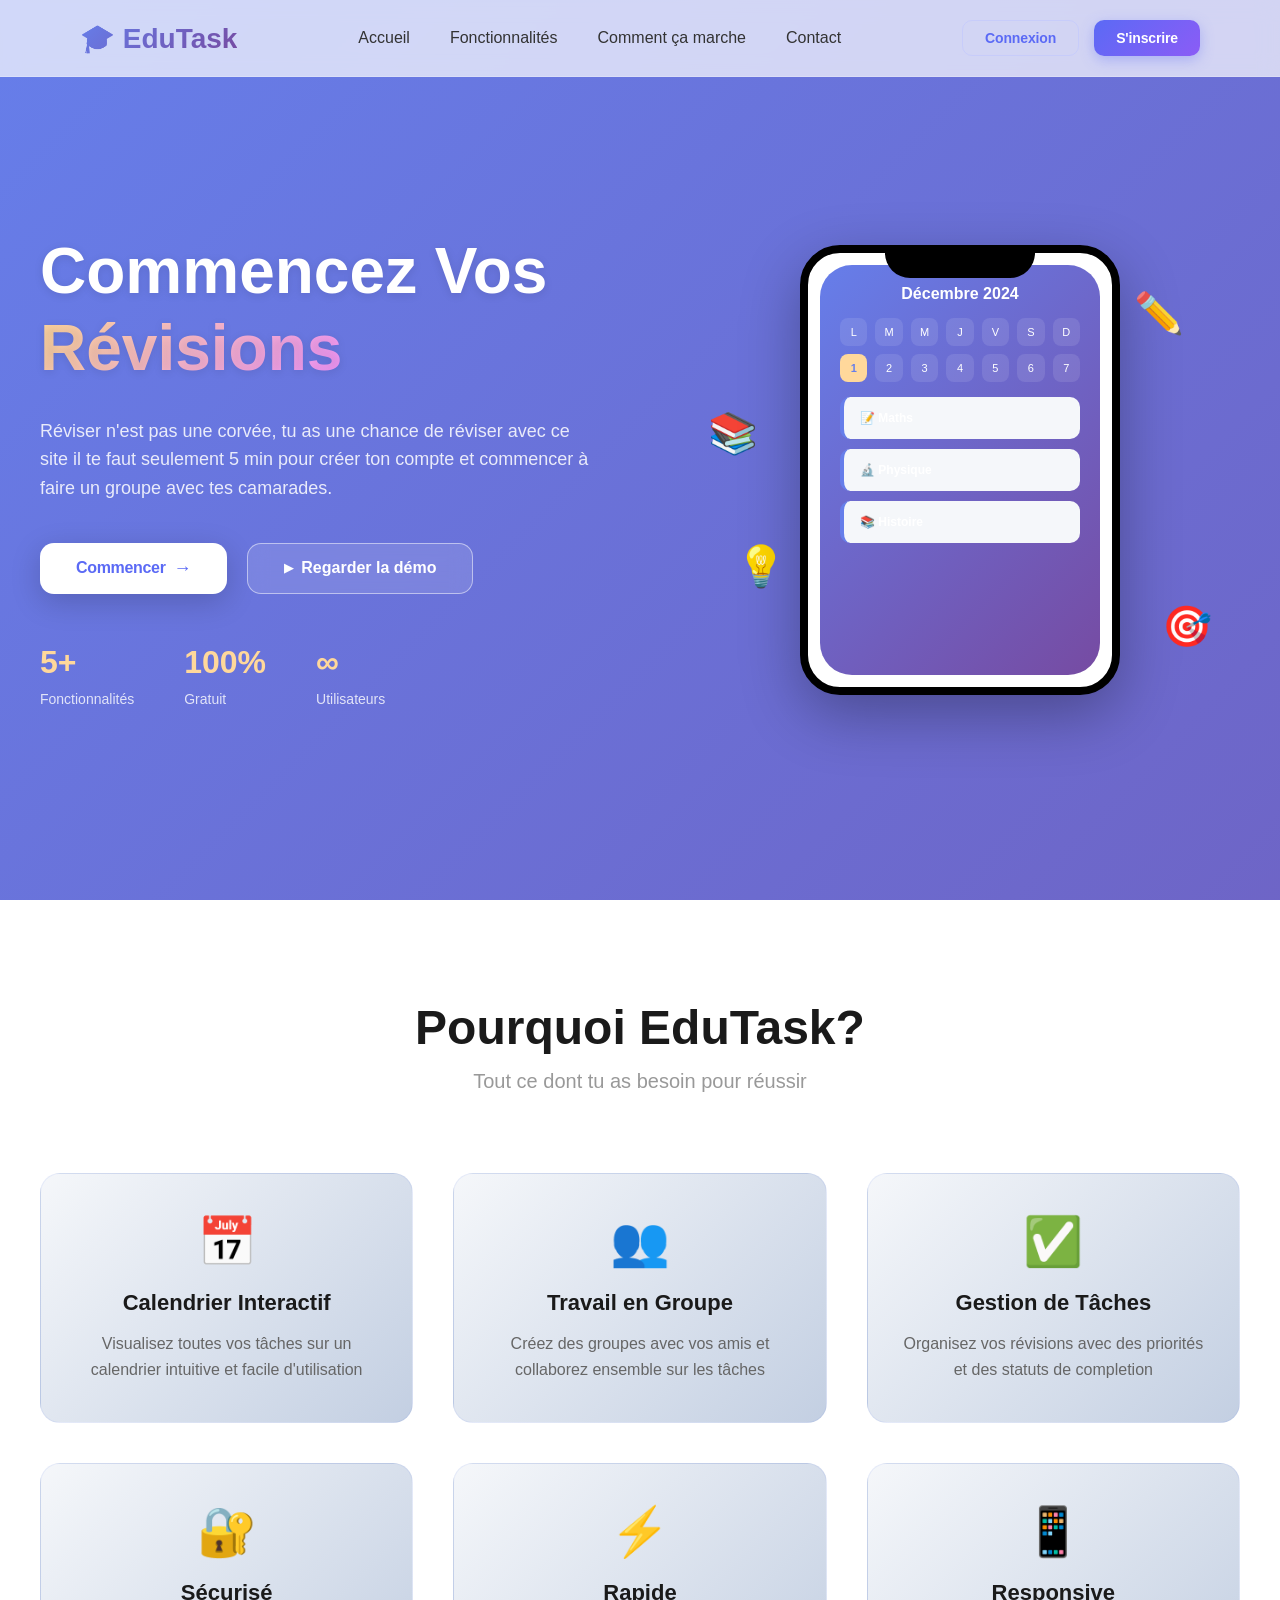
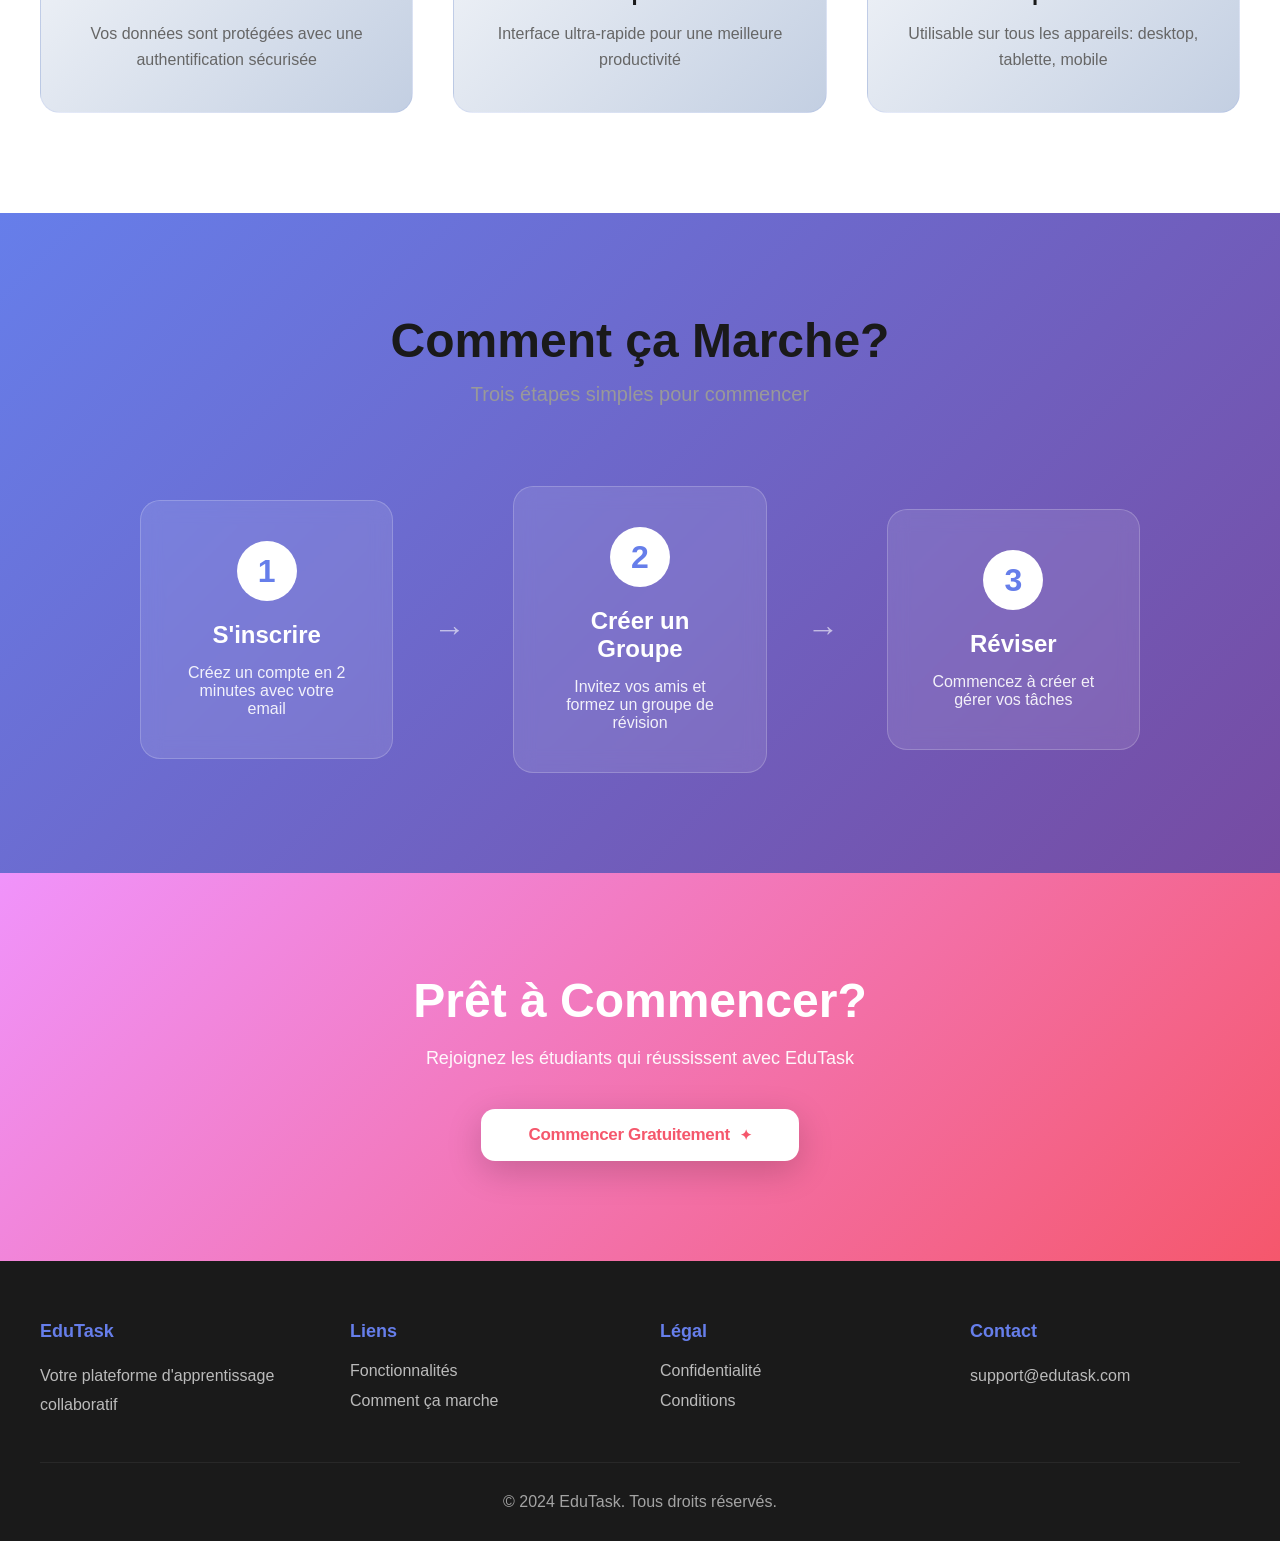
<file: index.html>
<!DOCTYPE html>
<html lang="fr">
<head>
    <meta charset="UTF-8">
    <meta name="viewport" content="width=device-width, initial-scale=1.0">
    <title>EduTask - Agenda Collaboratif</title>
    <link rel="stylesheet" href="styles.css">
</head>
<body>
    <!-- Navigation -->
    <nav class="navbar" id="navbar">
        <div class="navbar-container">
            <div class="navbar-brand">
                <h2>🎓 EduTask</h2>
            </div>
            <div class="navbar-menu">
                <a href="#landing-page">Accueil</a>
                <a href="#features">Fonctionnalités</a>
                <a href="#how-it-works">Comment ça marche</a>
                <a href="#contact">Contact</a>
            </div>
            <div class="navbar-buttons">
                <a href="login.html" class="btn-login">Connexion</a>
                <a href="register.html" class="btn-signup">S'inscrire</a>
            </div>
            <div class="hamburger" onclick="toggleMenu()">
                <span></span>
                <span></span>
                <span></span>
            </div>
        </div>
    </nav>

    <!-- Landing Page -->
    <div id="landing-page" class="page active">
        <!-- Hero Section -->
        <section class="hero">
            <div class="hero-content">
                <div class="hero-left">
                    <h1 class="hero-title">
                        Commencez Vos
                        <span class="gradient-text"> Révisions</span>
                    </h1>
                    <p class="hero-subtitle">
                        Réviser n'est pas une corvée, tu as une chance de réviser avec ce site il te faut seulement 5 min pour créer ton compte et commencer à faire un groupe avec tes camarades.
                    </p>
                    <div class="hero-buttons">
                        <a href="register.html" class="btn-primary-hero">Commencer</a>
                        <button class="btn-secondary-hero">Regarder la démo</button>
                    </div>
                    <div class="hero-stats">
                        <div class="stat">
                            <strong>5+</strong>
                            <span>Fonctionnalités</span>
                        </div>
                        <div class="stat">
                            <strong>100%</strong>
                            <span>Gratuit</span>
                        </div>
                        <div class="stat">
                            <strong>∞</strong>
                            <span>Utilisateurs</span>
                        </div>
                    </div>
                </div>
                <div class="hero-right">
                    <div class="ipad-frame">
                        <div class="ipad-screen">
                            <div class="calendar-preview">
                                <div class="cal-header">Décembre 2024</div>
                                <div class="cal-grid">
                                    <div class="cal-day">L</div>
                                    <div class="cal-day">M</div>
                                    <div class="cal-day">M</div>
                                    <div class="cal-day">J</div>
                                    <div class="cal-day">V</div>
                                    <div class="cal-day">S</div>
                                    <div class="cal-day">D</div>
                                    <div class="cal-date active">1</div>
                                    <div class="cal-date">2</div>
                                    <div class="cal-date">3</div>
                                    <div class="cal-date">4</div>
                                    <div class="cal-date">5</div>
                                    <div class="cal-date">6</div>
                                    <div class="cal-date">7</div>
                                </div>
                                <div class="tasks-preview">
                                    <div class="task-item">📝 Maths</div>
                                    <div class="task-item">🔬 Physique</div>
                                    <div class="task-item">📚 Histoire</div>
                                </div>
                            </div>
                        </div>
                    </div>
                    <div class="floating-elements">
                        <div class="float-element element-1">✏️</div>
                        <div class="float-element element-2">📚</div>
                        <div class="float-element element-3">🎯</div>
                        <div class="float-element element-4">💡</div>
                    </div>
                </div>
            </div>
        </section>

        <!-- Features Section -->
        <section id="features" class="features">
            <div class="section-header">
                <h2>Pourquoi EduTask?</h2>
                <p>Tout ce dont tu as besoin pour réussir</p>
            </div>
            <div class="features-grid">
                <div class="feature-card">
                    <div class="feature-icon">📅</div>
                    <h3>Calendrier Interactif</h3>
                    <p>Visualisez toutes vos tâches sur un calendrier intuitive et facile d'utilisation</p>
                </div>
                <div class="feature-card">
                    <div class="feature-icon">👥</div>
                    <h3>Travail en Groupe</h3>
                    <p>Créez des groupes avec vos amis et collaborez ensemble sur les tâches</p>
                </div>
                <div class="feature-card">
                    <div class="feature-icon">✅</div>
                    <h3>Gestion de Tâches</h3>
                    <p>Organisez vos révisions avec des priorités et des statuts de completion</p>
                </div>
                <div class="feature-card">
                    <div class="feature-icon">🔐</div>
                    <h3>Sécurisé</h3>
                    <p>Vos données sont protégées avec une authentification sécurisée</p>
                </div>
                <div class="feature-card">
                    <div class="feature-icon">⚡</div>
                    <h3>Rapide</h3>
                    <p>Interface ultra-rapide pour une meilleure productivité</p>
                </div>
                <div class="feature-card">
                    <div class="feature-icon">📱</div>
                    <h3>Responsive</h3>
                    <p>Utilisable sur tous les appareils: desktop, tablette, mobile</p>
                </div>
            </div>
        </section>

        <!-- How It Works -->
        <section id="how-it-works" class="how-it-works">
            <div class="section-header">
                <h2>Comment ça Marche?</h2>
                <p>Trois étapes simples pour commencer</p>
            </div>
            <div class="steps-container">
                <div class="step">
                    <div class="step-number">1</div>
                    <h3>S'inscrire</h3>
                    <p>Créez un compte en 2 minutes avec votre email</p>
                </div>
                <div class="step-arrow">→</div>
                <div class="step">
                    <div class="step-number">2</div>
                    <h3>Créer un Groupe</h3>
                    <p>Invitez vos amis et formez un groupe de révision</p>
                </div>
                <div class="step-arrow">→</div>
                <div class="step">
                    <div class="step-number">3</div>
                    <h3>Réviser</h3>
                    <p>Commencez à créer et gérer vos tâches</p>
                </div>
            </div>
        </section>

        <!-- CTA Section -->
        <section class="cta">
            <div class="cta-content">
                <h2>Prêt à Commencer?</h2>
                <p>Rejoignez les étudiants qui réussissent avec EduTask</p>
                <button class="btn-cta-large" onclick="window.location.href='register.html'">Commencer Gratuitement</button>
            </div>
        </section>

        <!-- Footer -->
        <footer class="footer">
            <div class="footer-content">
                <div class="footer-section">
                    <h4>EduTask</h4>
                    <p>Votre plateforme d'apprentissage collaboratif</p>
                </div>
                <div class="footer-section">
                    <h4>Liens</h4>
                    <ul>
                        <li><a href="#features">Fonctionnalités</a></li>
                        <li><a href="#how-it-works">Comment ça marche</a></li>
                    </ul>
                </div>
                <div class="footer-section">
                    <h4>Légal</h4>
                    <ul>
                        <li><a href="#">Confidentialité</a></li>
                        <li><a href="#">Conditions</a></li>
                    </ul>
                </div>
                <div class="footer-section">
                    <h4 id="contact">Contact</h4>
                    <p>support@edutask.com</p>
                </div>
            </div>
            <div class="footer-bottom">
                <p>&copy; 2024 EduTask. Tous droits réservés.</p>
            </div>
        </footer>
    </div>

    <script src="script.js"></script>
</body>
</html>
</file>
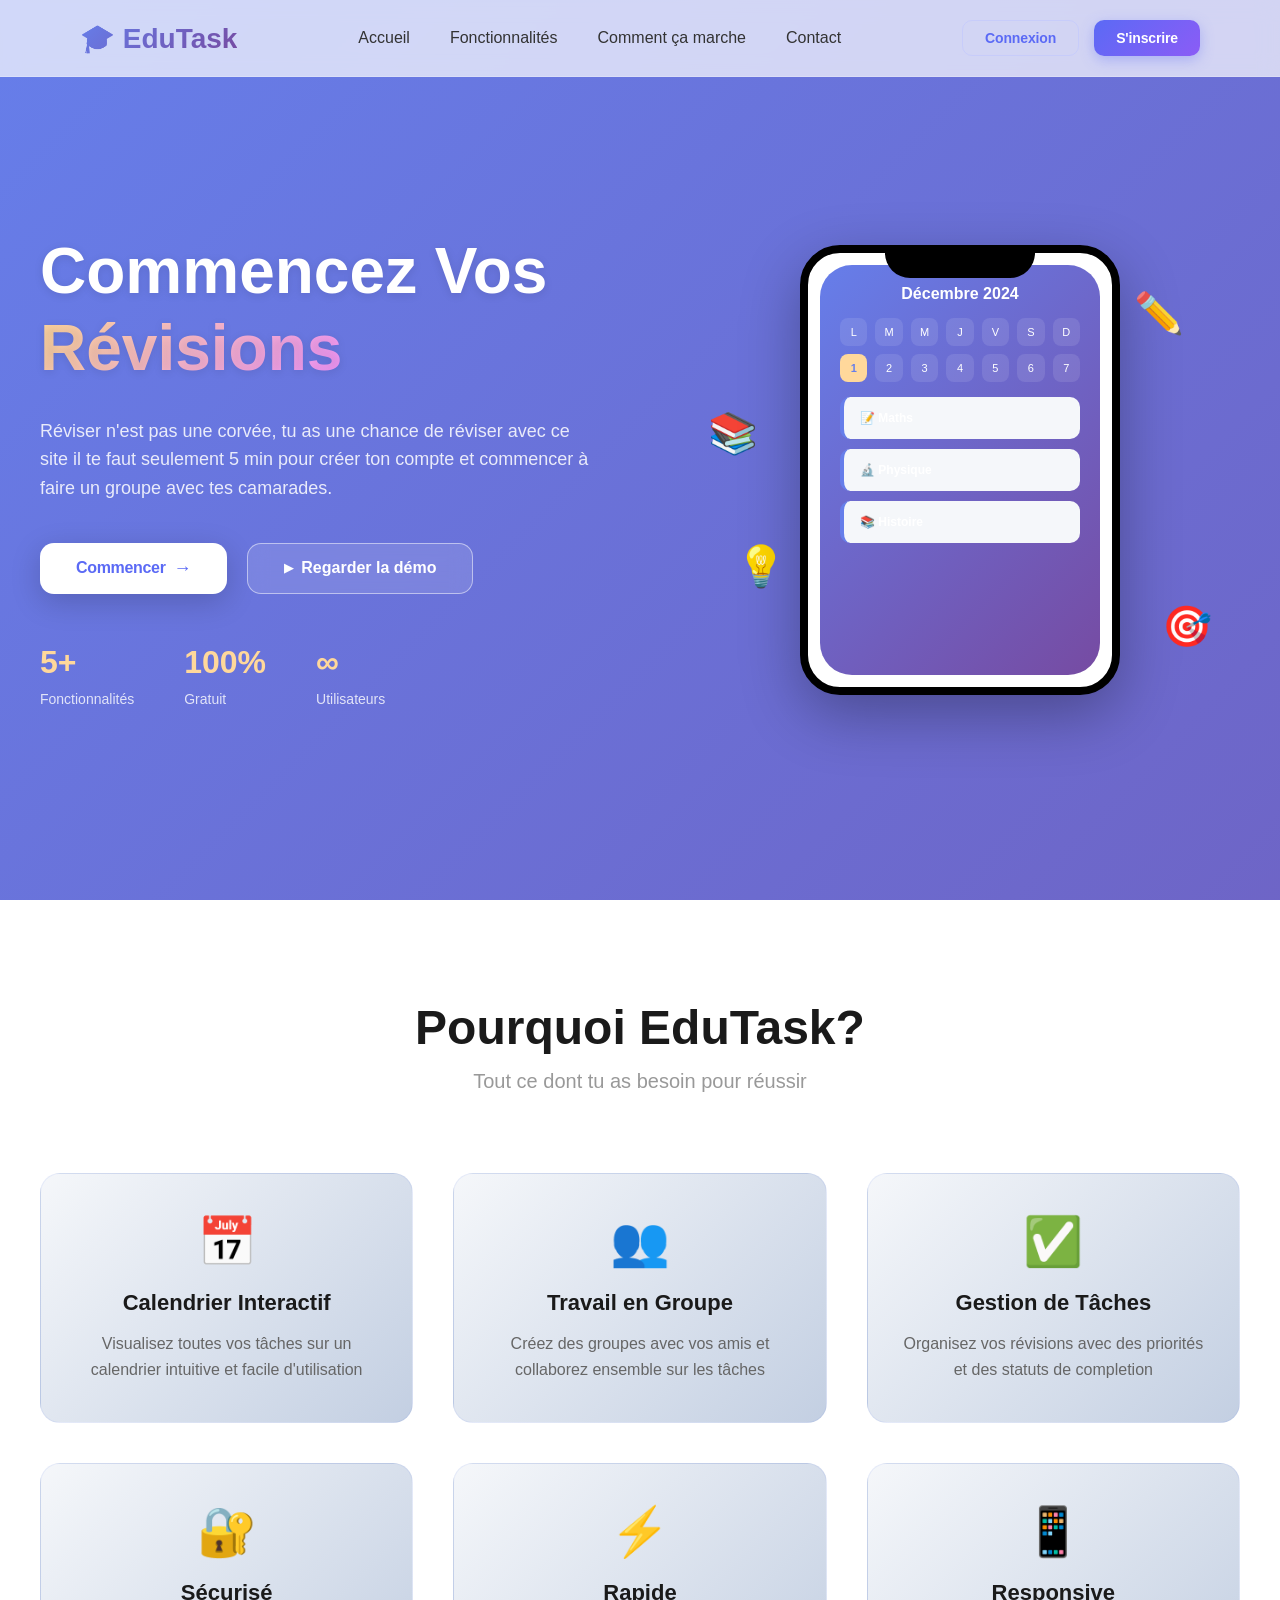
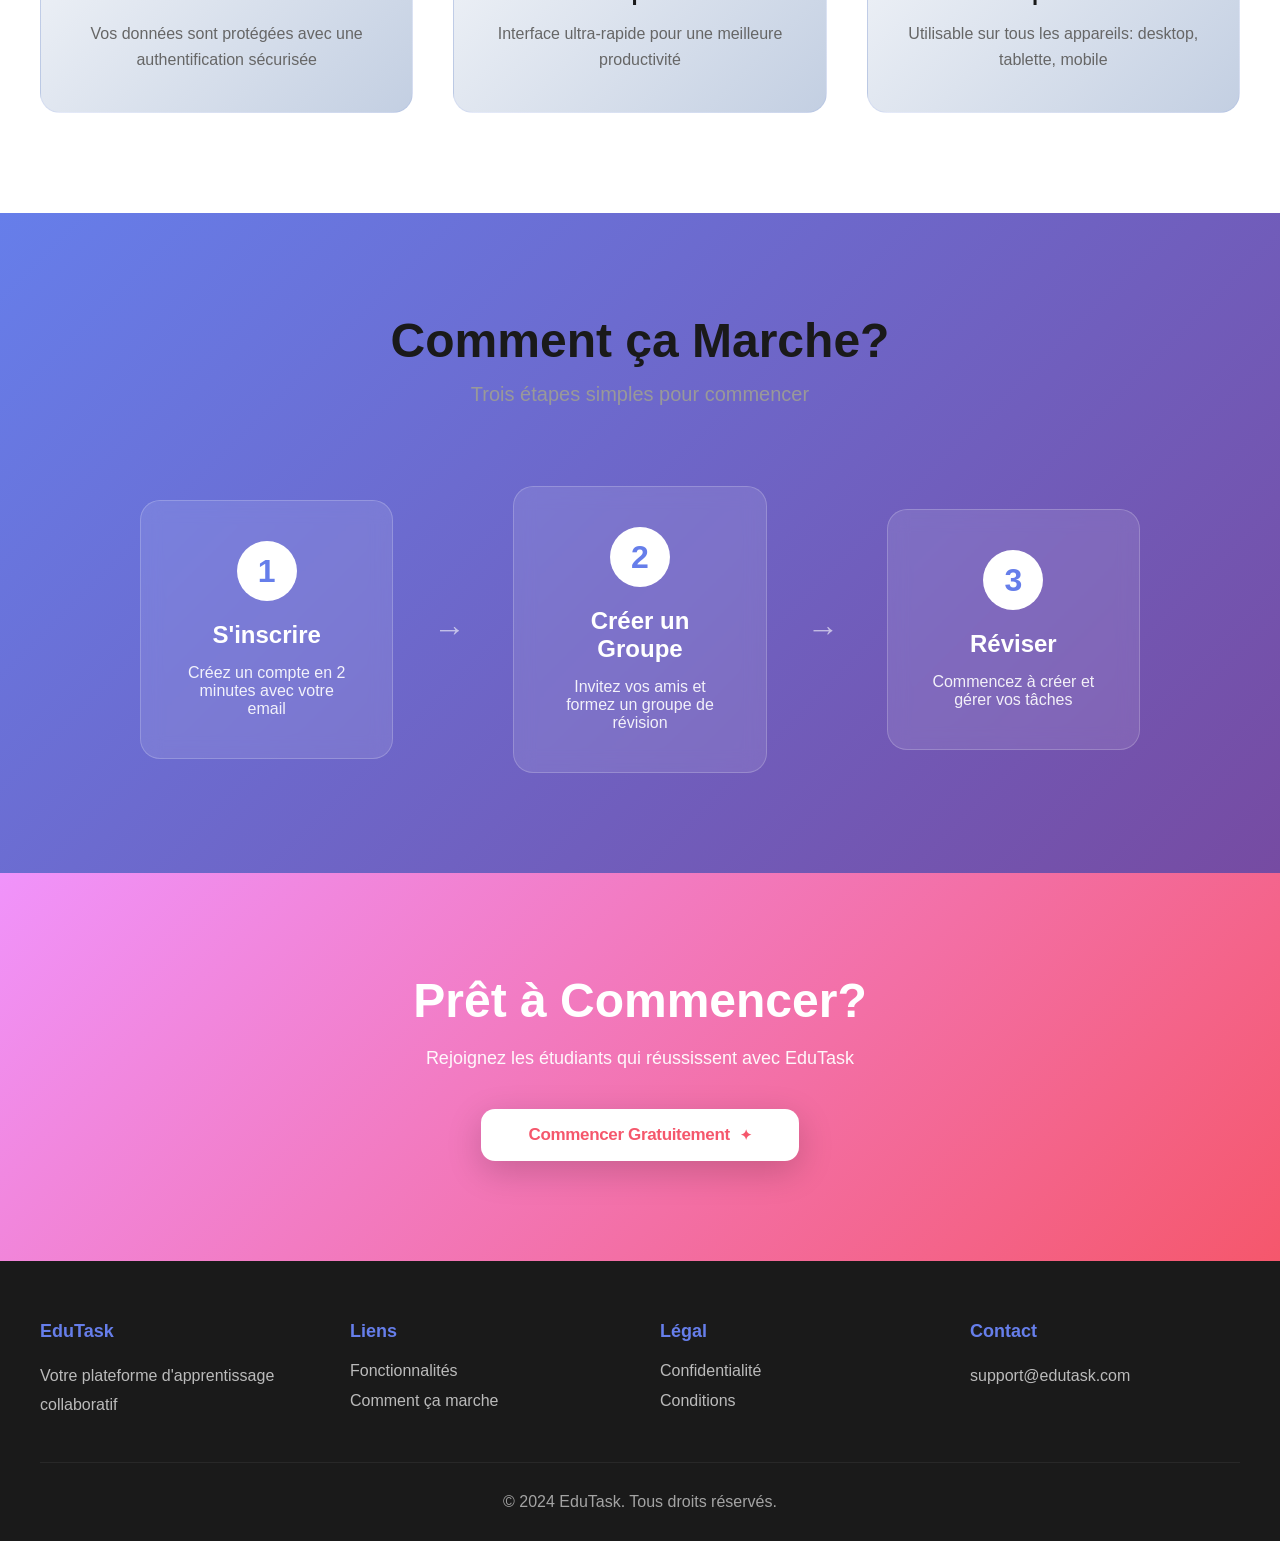
<file: dashboard.html>
<!DOCTYPE html>
<html lang="fr">
<head>
    <meta charset="UTF-8">
    <meta name="viewport" content="width=device-width, initial-scale=1.0">
    <title>Tableau de bord - EduTask</title>
    <link rel="stylesheet" href="styles.css">
</head>
<body>
    <!-- Navigation -->
    <nav class="navbar" id="navbar">
        <div class="navbar-container">
            <div class="navbar-brand">
                <a href="index.html" style="text-decoration: none; color: inherit; display: block;">
                    <h2>🎓 EduTask</h2>
                </a>
            </div>
            <div class="navbar-menu">
                <a href="#" onclick="scrollToSection('dashboard-content'); return false;">Tableau de bord</a>
                <a href="#" onclick="scrollToSection('tasks-section'); return false;">Mes Tâches</a>
            </div>
            <div class="navbar-buttons">
                <span class="user-greeting" id="user-greeting">Bonjour, Utilisateur</span>
                <button class="btn-logout" onclick="handleLogout()">Déconnexion</button>
            </div>
            <div class="hamburger" onclick="toggleMenu()">
                <span></span><span></span><span></span>
            </div>
        </div>
    </nav>

    <!-- Dashboard Header -->
    <div class="dashboard-header">
        <h1>Bienvenue, <span id="user-name">Utilisateur</span>! 📅</h1>
        <p class="dashboard-subtitle">Gérez vos révisions et restez organisé</p>
    </div>

    <!-- Stats Bar -->
    <div class="stats-bar">
        <div class="stat-card">
            <div class="stat-value" id="stat-total">0</div>
            <div class="stat-label">Total</div>
        </div>
        <div class="stat-card stat-green">
            <div class="stat-value" id="stat-completed">0</div>
            <div class="stat-label">Terminées</div>
        </div>
        <div class="stat-card stat-orange">
            <div class="stat-value" id="stat-pending">0</div>
            <div class="stat-label">En cours</div>
        </div>
        <div class="stat-card stat-blue">
            <div class="stat-value" id="stat-today">0</div>
            <div class="stat-label">Aujourd'hui</div>
        </div>
    </div>

    <div class="dashboard-content" id="dashboard-content">
        <!-- Calendrier -->
        <div class="calendar-section">
            <h3>Calendrier</h3>
            <div id="calendar" class="calendar"></div>
        </div>

        <!-- Tâches -->
        <div class="tasks-section" id="tasks-section">
            <div class="tasks-header">
                <h3>Mes Tâches <span id="tasks-date-title" class="tasks-date-title"></span></h3>
                <div class="tasks-header-btns">
                    <button class="btn-google-sync" id="btnGoogleSync" onclick="handleGoogleSync()">
                        <svg width="16" height="16" viewBox="0 0 24 24" fill="none" stroke="currentColor" stroke-width="2.2"><rect x="3" y="4" width="18" height="18" rx="2"/><line x1="16" y1="2" x2="16" y2="6"/><line x1="8" y1="2" x2="8" y2="6"/><line x1="3" y1="10" x2="21" y2="10"/></svg>
                        <span id="googleSyncLabel">Connecter Google</span>
                    </button>
                    <button class="btn-add-task" onclick="openAddTaskModal()">+ Ajouter</button>
                </div>
            </div>
            <div id="tasks-list" class="tasks-list"></div>
        </div>
    </div>

    <!-- Modal Tâche -->
    <div id="taskModal" class="modal">
        <div class="modal-content">
            <button class="modal-close" onclick="closeAddTaskModal()" aria-label="Fermer">&times;</button>
            <h2>Ajouter une Tâche</h2>
            <form id="taskForm">
                <div class="form-group">
                    <label for="taskTitle">Titre *</label>
                    <input type="text" id="taskTitle" required placeholder="Ex: Révisions Mathématiques">
                </div>
                <div class="form-group">
                    <label for="taskDesc">Description</label>
                    <textarea id="taskDesc" placeholder="Détails, chapitres à revoir..." rows="3"></textarea>
                </div>
                <div class="form-group">
                    <label for="taskDate">Date *</label>
                    <input type="date" id="taskDate" required>
                </div>
                <div class="form-actions">
                    <button type="button" class="btn-cancel" onclick="closeAddTaskModal()">Annuler</button>
                    <button type="submit" class="btn-submit">
                        <span>Créer la tâche</span>
                        <svg width="16" height="16" viewBox="0 0 24 24" fill="none" stroke="currentColor" stroke-width="2.5"><path d="M5 12h14M12 5l7 7-7 7"/></svg>
                    </button>
                </div>
            </form>
        </div>
    </div>

    <script src="https://accounts.google.com/gsi/client" async defer></script>
    <script src="https://apis.google.com/js/api.js" async defer></script>
    <script src="script.js"></script>
</body>
</html>
</file>
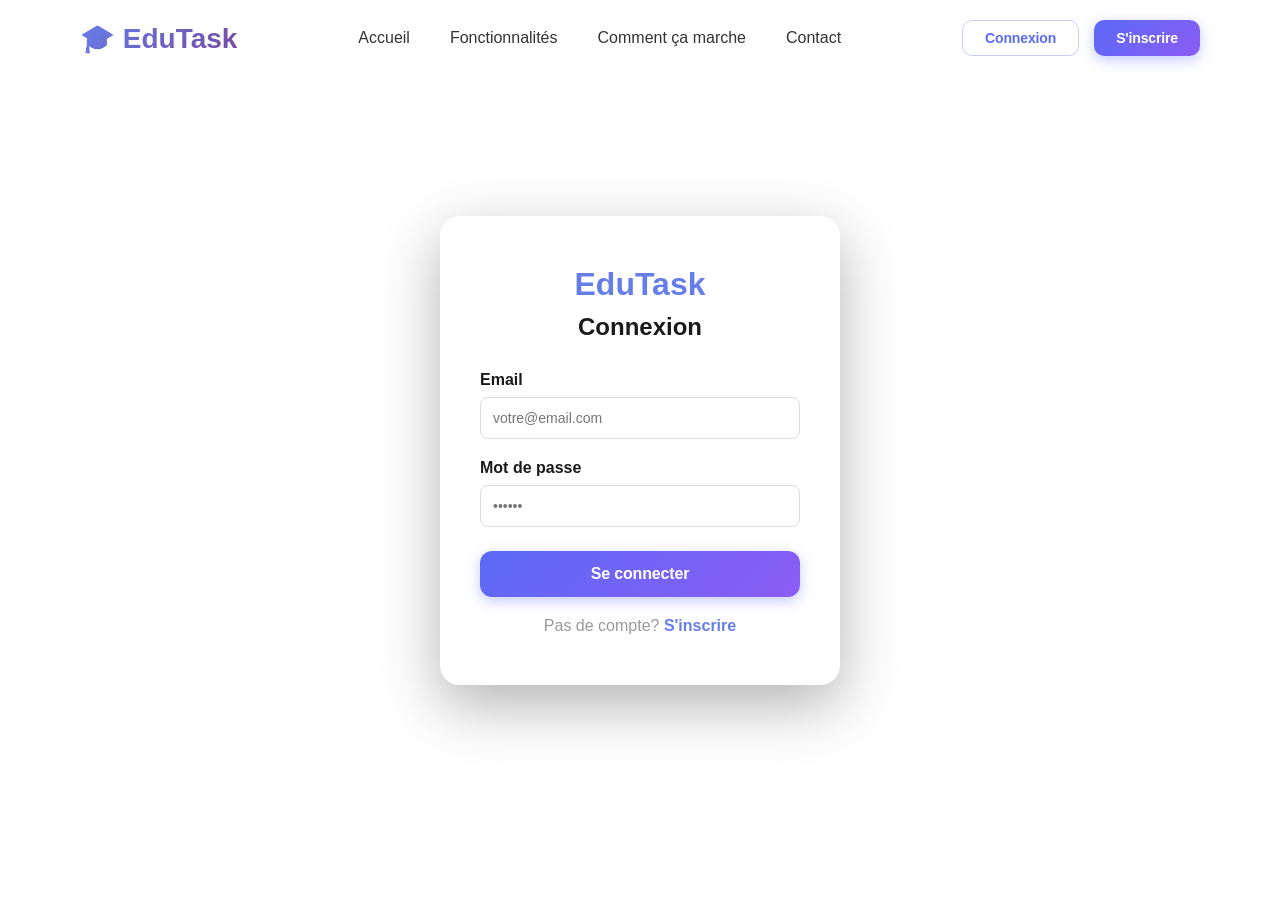
<file: login.html>
<!DOCTYPE html>
<html lang="fr">
<head>
    <meta charset="UTF-8">
    <meta name="viewport" content="width=device-width, initial-scale=1.0">
    <title>Connexion - EduTask</title>
    <link rel="stylesheet" href="styles.css">
</head>
<body>
    <!-- Navigation -->
    <nav class="navbar" id="navbar">
        <div class="navbar-container">
            <div class="navbar-brand">
                <a href="index.html" style="text-decoration: none; color: inherit;">
                    <h2>🎓 EduTask</h2>
                </a>
            </div>
            <div class="navbar-menu">
                <a href="index.html">Accueil</a>
                <a href="index.html#features">Fonctionnalités</a>
                <a href="index.html#how-it-works">Comment ça marche</a>
                <a href="index.html#contact">Contact</a>
            </div>
            <div class="navbar-buttons">
                <button class="btn-login active">Connexion</button>
                <a href="register.html" class="btn-signup">S'inscrire</a>
            </div>
            <div class="hamburger" onclick="toggleMenu()">
                <span></span>
                <span></span>
                <span></span>
            </div>
        </div>
    </nav>

    <!-- Login Page -->
    <div class="auth-container">
        <div class="auth-box">
            <h1>EduTask</h1>
            <h2>Connexion</h2>
            <form id="loginForm" onsubmit="handleLogin(event)">
                <div class="form-group">
                    <label>Email</label>
                    <input type="email" id="loginEmail" required placeholder="votre@email.com">
                </div>
                <div class="form-group">
                    <label>Mot de passe</label>
                    <input type="password" id="loginPassword" required placeholder="••••••">
                </div>
                <button type="submit" class="btn-submit">Se connecter</button>
            </form>
            <p class="auth-link">
                Pas de compte? <a href="register.html">S'inscrire</a>
            </p>
        </div>
    </div>

    <script src="script.js"></script>
</body>
</html>
</file>
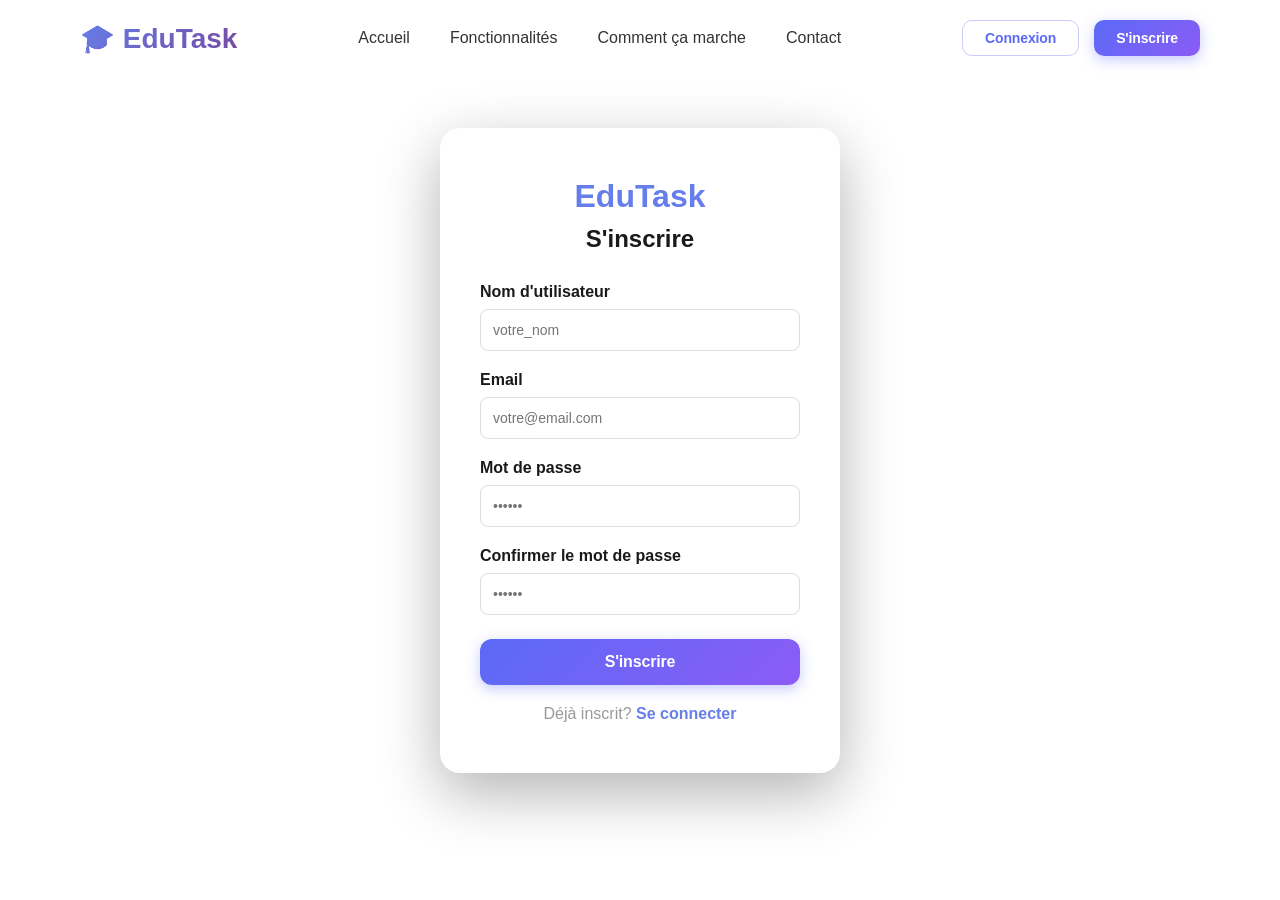
<file: register.html>
<!DOCTYPE html>
<html lang="fr">
<head>
    <meta charset="UTF-8">
    <meta name="viewport" content="width=device-width, initial-scale=1.0">
    <title>S'inscrire - EduTask</title>
    <link rel="stylesheet" href="styles.css">
</head>
<body>
    <!-- Navigation -->
    <nav class="navbar" id="navbar">
        <div class="navbar-container">
            <div class="navbar-brand">
                <a href="index.html" style="text-decoration: none; color: inherit;">
                    <h2>🎓 EduTask</h2>
                </a>
            </div>
            <div class="navbar-menu">
                <a href="index.html">Accueil</a>
                <a href="index.html#features">Fonctionnalités</a>
                <a href="index.html#how-it-works">Comment ça marche</a>
                <a href="index.html#contact">Contact</a>
            </div>
            <div class="navbar-buttons">
                <a href="login.html" class="btn-login">Connexion</a>
                <button class="btn-signup active">S'inscrire</button>
            </div>
            <div class="hamburger" onclick="toggleMenu()">
                <span></span>
                <span></span>
                <span></span>
            </div>
        </div>
    </nav>

    <!-- Register Page -->
    <div class="auth-container">
        <div class="auth-box">
            <h1>EduTask</h1>
            <h2>S'inscrire</h2>
            <form id="registerForm" onsubmit="handleRegister(event)">
                <div class="form-group">
                    <label>Nom d'utilisateur</label>
                    <input type="text" id="registerUsername" required placeholder="votre_nom">
                </div>
                <div class="form-group">
                    <label>Email</label>
                    <input type="email" id="registerEmail" required placeholder="votre@email.com">
                </div>
                <div class="form-group">
                    <label>Mot de passe</label>
                    <input type="password" id="registerPassword" required placeholder="••••••">
                </div>
                <div class="form-group">
                    <label>Confirmer le mot de passe</label>
                    <input type="password" id="registerConfirm" required placeholder="••••••">
                </div>
                <button type="submit" class="btn-submit">S'inscrire</button>
            </form>
            <p class="auth-link">
                Déjà inscrit? <a href="login.html">Se connecter</a>
            </p>
        </div>
    </div>

    <script src="script.js"></script>
</body>
</html>
</file>
<file: styles.css>
* {
    margin: 0;
    padding: 0;
    box-sizing: border-box;
}

:root {
    --primary: #667eea;
    --secondary: #764ba2;
    --accent: #f093fb;
    --danger: #f5576c;
    --success: #10b981;
    --light: #f5f7fa;
    --dark: #1a1a1a;
    --gray: #999;
}

html {
    scroll-behavior: smooth;
}

body {
    font-family: 'Segoe UI', Tahoma, Geneva, Verdana, sans-serif;
    overflow-x: hidden;
}

/* ===== NAVBAR ===== */
.navbar {
    position: fixed;
    top: 0;
    left: 0;
    right: 0;
    z-index: 1000;
    background: rgba(255, 255, 255, 0.7);
    backdrop-filter: blur(10px);
    border-bottom: 1px solid rgba(255, 255, 255, 0.2);
    transition: all 0.3s ease;
    padding: 0;
}

.navbar.scrolled {
    background: rgba(255, 255, 255, 0.95);
    box-shadow: 0 10px 40px rgba(0, 0, 0, 0.1);
}

.navbar-container {
    max-width: 1200px;
    margin: 0 auto;
    padding: 20px 40px;
    display: flex;
    justify-content: space-between;
    align-items: center;
}

.navbar-brand h2 {
    font-size: 28px;
    font-weight: 700;
    background: linear-gradient(135deg, var(--primary), var(--secondary));
    -webkit-background-clip: text;
    -webkit-text-fill-color: transparent;
    background-clip: text;
}

.navbar-menu {
    display: flex;
    gap: 40px;
    flex: 1;
    justify-content: center;
}

.navbar-menu a {
    text-decoration: none;
    color: #333;
    font-weight: 500;
    transition: color 0.3s;
    position: relative;
}

.navbar-menu a:hover {
    color: var(--primary);
}

.navbar-menu a::after {
    content: '';
    position: absolute;
    bottom: -5px;
    left: 0;
    width: 0;
    height: 2px;
    background: var(--primary);
    transition: width 0.3s;
}

.navbar-menu a:hover::after {
    width: 100%;
}

.navbar-buttons {
    display: flex;
    gap: 15px;
}

.user-greeting {
    color: var(--dark);
    font-weight: 600;
    margin-right: 15px;
    font-size: 14px;
}

.btn-login,
.btn-signup {
    padding: 12px 24px;
    border: none;
    border-radius: 8px;
    font-weight: 600;
    cursor: pointer;
    transition: all 0.3s ease;
    font-size: 14px;
}

.btn-login {
    background: transparent;
    color: var(--primary);
    border: 2px solid var(--primary);
}

.btn-login:hover {
    background: var(--primary);
    color: white;
}

.btn-signup {
    background: linear-gradient(135deg, var(--primary), var(--secondary));
    color: white;
}

.btn-signup:hover {
    transform: translateY(-2px);
    box-shadow: 0 10px 25px rgba(102, 126, 234, 0.4);
}

.hamburger {
    display: none;
    flex-direction: column;
    cursor: pointer;
    gap: 5px;
}

.hamburger span {
    width: 25px;
    height: 3px;
    background: var(--primary);
    border-radius: 2px;
    transition: all 0.3s;
}

/* ===== PAGES ===== */
.page {
    display: none;
    animation: fadeIn 0.3s ease;
}

.page.active {
    display: block;
}

@keyframes fadeIn {
    from { opacity: 0; }
    to { opacity: 1; }
}

/* ===== LANDING PAGE ===== */
#landing-page {
    background: linear-gradient(135deg, #667eea 0%, #764ba2 25%, #f093fb 50%, #4facfe 75%, #00f2fe 100%);
    background-size: 400% 400%;
    animation: gradient 15s ease infinite;
    min-height: 100vh;
}

@keyframes gradient {
    0% { background-position: 0% 50%; }
    50% { background-position: 100% 50%; }
    100% { background-position: 0% 50%; }
}

.hero {
    min-height: 100vh;
    display: flex;
    align-items: center;
    justify-content: center;
    padding: 120px 40px 80px;
    background: transparent;
}

.hero-content {
    max-width: 1200px;
    width: 100%;
    display: grid;
    grid-template-columns: 1fr 1fr;
    gap: 80px;
    align-items: center;
}

.hero-left {
    color: white;
    z-index: 10;
}

.hero-title {
    font-size: 64px;
    font-weight: 800;
    line-height: 1.2;
    margin-bottom: 30px;
    text-shadow: 0 2px 10px rgba(0, 0, 0, 0.1);
}

.gradient-text {
    background: linear-gradient(135deg, #ffd89b, #f093fb);
    -webkit-background-clip: text;
    -webkit-text-fill-color: transparent;
    background-clip: text;
}

.hero-subtitle {
    font-size: 18px;
    line-height: 1.6;
    margin-bottom: 40px;
    opacity: 0.95;
    color: rgba(255, 255, 255, 0.9);
}

.hero-buttons {
    display: flex;
    gap: 20px;
    margin-bottom: 50px;
    flex-wrap: wrap;
}

.btn-primary-hero {
    padding: 16px 40px;
    background: white;
    color: var(--primary);
    border: none;
    border-radius: 50px;
    font-size: 16px;
    font-weight: 700;
    cursor: pointer;
    transition: all 0.3s ease;
    box-shadow: 0 15px 35px rgba(0, 0, 0, 0.2);
}

.btn-primary-hero:hover {
    transform: translateY(-3px);
    box-shadow: 0 20px 45px rgba(0, 0, 0, 0.3);
}

.btn-secondary-hero {
    padding: 16px 40px;
    background: rgba(255, 255, 255, 0.2);
    color: white;
    border: 2px solid white;
    border-radius: 50px;
    font-size: 16px;
    font-weight: 700;
    cursor: pointer;
    transition: all 0.3s ease;
    backdrop-filter: blur(10px);
}

.btn-secondary-hero:hover {
    background: rgba(255, 255, 255, 0.3);
    transform: translateY(-3px);
}

.hero-stats {
    display: flex;
    gap: 50px;
    margin-top: 50px;
}

.stat {
    display: flex;
    flex-direction: column;
    gap: 10px;
}

.stat strong {
    font-size: 32px;
    color: #ffd89b;
}

.stat span {
    font-size: 14px;
    opacity: 0.8;
}

.hero-right {
    position: relative;
    height: 600px;
    display: flex;
    align-items: center;
    justify-content: center;
}

.ipad-frame {
    position: relative;
    width: 320px;
    height: 450px;
    background: white;
    border-radius: 40px;
    padding: 12px;
    box-shadow: 0 20px 60px rgba(0, 0, 0, 0.3);
    border: 8px solid #000;
    z-index: 20;
}

.ipad-frame::before {
    content: '';
    position: absolute;
    top: 0;
    left: 50%;
    transform: translateX(-50%);
    width: 150px;
    height: 25px;
    background: #000;
    border-radius: 0 0 30px 30px;
    z-index: 30;
}

.ipad-screen {
    width: 100%;
    height: 100%;
    background: linear-gradient(135deg, var(--primary), var(--secondary));
    border-radius: 32px;
    padding: 20px;
    overflow: hidden;
    display: flex;
    flex-direction: column;
    color: white;
}

.calendar-preview {
    width: 100%;
    height: 100%;
    display: flex;
    flex-direction: column;
}

.cal-header {
    font-size: 16px;
    font-weight: 700;
    margin-bottom: 15px;
    text-align: center;
}

.cal-grid {
    display: grid;
    grid-template-columns: repeat(7, 1fr);
    gap: 8px;
    margin-bottom: 15px;
}

.cal-day,
.cal-date {
    text-align: center;
    font-size: 11px;
    padding: 8px 0;
    border-radius: 8px;
    background: rgba(255, 255, 255, 0.1);
}

.cal-date.active {
    background: #ffd89b;
    color: var(--primary);
    font-weight: 700;
}

.tasks-preview {
    flex: 1;
    display: flex;
    flex-direction: column;
    gap: 10px;
    overflow: hidden;
}

.task-item {
    padding: 12px;
    background: rgba(255, 255, 255, 0.15);
    border-radius: 8px;
    font-size: 12px;
    font-weight: 600;
    border-left: 3px solid #ffd89b;
}

.floating-elements {
    position: absolute;
    width: 100%;
    height: 100%;
    pointer-events: none;
}

.float-element {
    position: absolute;
    font-size: 40px;
    animation: float 3s ease-in-out infinite;
}

.element-1 { top: 20%; right: 10%; animation-delay: 0s; }
.element-2 { top: 40%; left: 5%; animation-delay: 0.5s; }
.element-3 { bottom: 20%; right: 5%; animation-delay: 1s; }
.element-4 { bottom: 30%; left: 10%; animation-delay: 1.5s; }

@keyframes float {
    0%, 100% { transform: translateY(0px); }
    50% { transform: translateY(-20px); }
}

/* ===== FEATURES SECTION ===== */
.features {
    background: white;
    padding: 100px 40px;
    position: relative;
    z-index: 5;
}

.section-header {
    text-align: center;
    margin-bottom: 80px;
}

.section-header h2 {
    font-size: 48px;
    font-weight: 800;
    color: var(--dark);
    margin-bottom: 15px;
}

.section-header p {
    font-size: 20px;
    color: var(--gray);
}

.features-grid {
    display: grid;
    grid-template-columns: repeat(auto-fit, minmax(300px, 1fr));
    gap: 40px;
    max-width: 1200px;
    margin: 0 auto;
}

.feature-card {
    padding: 40px 30px;
    background: linear-gradient(135deg, var(--light), #c3cfe2);
    border-radius: 20px;
    text-align: center;
    transition: all 0.3s ease;
    cursor: pointer;
    border: 1px solid rgba(102, 126, 234, 0.1);
}

.feature-card:hover {
    transform: translateY(-10px);
    box-shadow: 0 20px 40px rgba(102, 126, 234, 0.2);
    background: linear-gradient(135deg, var(--primary), var(--secondary));
    color: white;
}

.feature-icon {
    font-size: 48px;
    margin-bottom: 20px;
}

.feature-card h3 {
    font-size: 22px;
    font-weight: 700;
    margin-bottom: 15px;
    color: var(--dark);
}

.feature-card:hover h3 {
    color: white;
}

.feature-card p {
    font-size: 16px;
    line-height: 1.6;
    color: #666;
}

.feature-card:hover p {
    color: rgba(255, 255, 255, 0.9);
}

/* ===== HOW IT WORKS ===== */
.how-it-works {
    background: linear-gradient(135deg, var(--primary), var(--secondary));
    color: white;
    padding: 100px 40px;
    position: relative;
    z-index: 5;
}

.steps-container {
    display: flex;
    justify-content: center;
    align-items: center;
    gap: 40px;
    max-width: 1000px;
    margin: 0 auto;
    flex-wrap: wrap;
}

.step {
    flex: 1;
    min-width: 250px;
    text-align: center;
    padding: 40px;
    background: rgba(255, 255, 255, 0.1);
    border-radius: 20px;
    backdrop-filter: blur(10px);
    border: 1px solid rgba(255, 255, 255, 0.2);
    transition: all 0.3s ease;
}

.step:hover {
    background: rgba(255, 255, 255, 0.2);
    transform: translateY(-5px);
}

.step-number {
    width: 60px;
    height: 60px;
    background: white;
    color: var(--primary);
    border-radius: 50%;
    display: flex;
    align-items: center;
    justify-content: center;
    font-size: 32px;
    font-weight: 800;
    margin: 0 auto 20px;
}

.step h3 {
    font-size: 24px;
    font-weight: 700;
    margin-bottom: 15px;
}

.step p {
    font-size: 16px;
    opacity: 0.9;
}

.step-arrow {
    font-size: 32px;
    opacity: 0.6;
    display: flex;
    align-items: center;
    min-width: 40px;
}

/* ===== CTA SECTION ===== */
.cta {
    background: linear-gradient(135deg, #f093fb, #f5576c);
    color: white;
    padding: 100px 40px;
    text-align: center;
    position: relative;
    z-index: 5;
}

.cta-content {
    position: relative;
    z-index: 10;
    max-width: 600px;
    margin: 0 auto;
}

.cta-content h2 {
    font-size: 48px;
    font-weight: 800;
    margin-bottom: 20px;
}

.cta-content p {
    font-size: 18px;
    margin-bottom: 40px;
    opacity: 0.95;
}

.btn-cta-large {
    padding: 18px 50px;
    background: white;
    color: #f5576c;
    border: none;
    border-radius: 50px;
    font-size: 18px;
    font-weight: 700;
    cursor: pointer;
    transition: all 0.3s ease;
    box-shadow: 0 15px 35px rgba(0, 0, 0, 0.2);
}

.btn-cta-large:hover {
    transform: translateY(-3px);
    box-shadow: 0 20px 45px rgba(0, 0, 0, 0.3);
}

/* ===== FOOTER ===== */
.footer {
    background: var(--dark);
    color: white;
    padding: 60px 40px 30px;
    position: relative;
    z-index: 5;
}

.footer-content {
    max-width: 1200px;
    margin: 0 auto;
    display: grid;
    grid-template-columns: repeat(auto-fit, minmax(250px, 1fr));
    gap: 40px;
    margin-bottom: 40px;
}

.footer-section h4 {
    font-size: 18px;
    font-weight: 700;
    margin-bottom: 20px;
    color: var(--primary);
}

.footer-section p {
    opacity: 0.7;
    line-height: 1.8;
}

.footer-section ul {
    list-style: none;
}

.footer-section ul li {
    margin-bottom: 12px;
}

.footer-section ul li a {
    color: white;
    text-decoration: none;
    transition: color 0.3s;
    opacity: 0.7;
}

.footer-section ul li a:hover {
    color: var(--primary);
    opacity: 1;
}

.footer-bottom {
    text-align: center;
    border-top: 1px solid rgba(255, 255, 255, 0.1);
    padding-top: 30px;
    opacity: 0.6;
}

/* ===== AUTH PAGES ===== */
#login-page,
#register-page {
    background: linear-gradient(135deg, var(--primary), var(--secondary));
    min-height: 100vh;
    display: flex;
    align-items: center;
    justify-content: center;
    padding: 20px;
}

.auth-container {
    display: flex;
    justify-content: center;
    align-items: center;
    min-height: 100vh;
    width: 100%;
}

.auth-box {
    background: white;
    border-radius: 20px;
    padding: 50px 40px;
    width: 100%;
    max-width: 400px;
    box-shadow: 0 20px 60px rgba(0, 0, 0, 0.3);
}

.auth-box h1 {
    text-align: center;
    color: var(--primary);
    margin-bottom: 10px;
    font-size: 32px;
}

.auth-box h2 {
    text-align: center;
    color: var(--dark);
    margin-bottom: 30px;
    font-size: 24px;
}

.form-group {
    margin-bottom: 20px;
}

.form-group label {
    display: block;
    margin-bottom: 8px;
    font-weight: 600;
    color: var(--dark);
}

.form-group input,
.form-group textarea,
.form-group select {
    width: 100%;
    padding: 12px;
    border: 1px solid #ddd;
    border-radius: 8px;
    font-size: 14px;
    font-family: inherit;
    transition: border-color 0.3s;
}

.form-group input:focus,
.form-group textarea:focus,
.form-group select:focus {
    outline: none;
    border-color: var(--primary);
    box-shadow: 0 0 0 3px rgba(102, 126, 234, 0.1);
}

.form-row {
    display: grid;
    grid-template-columns: 1fr 1fr;
    gap: 20px;
}

.btn-submit {
    width: 100%;
    padding: 12px;
    background: linear-gradient(135deg, var(--primary), var(--secondary));
    color: white;
    border: none;
    border-radius: 8px;
    font-size: 16px;
    font-weight: 700;
    cursor: pointer;
    transition: all 0.3s;
}

.btn-submit:hover {
    transform: translateY(-2px);
    box-shadow: 0 10px 25px rgba(102, 126, 234, 0.4);
}

.auth-link {
    text-align: center;
    color: var(--gray);
    margin-top: 20px;
}

.auth-link a {
    color: var(--primary);
    text-decoration: none;
    font-weight: 600;
}

.auth-link a:hover {
    text-decoration: underline;
}

/* ===== DASHBOARD ===== */
#dashboard-page {
    background: var(--light);
    min-height: 100vh;
    padding-top: 100px;
    padding: 100px 20px 40px;
}

.dashboard-header {
    max-width: 1200px;
    margin: 0 auto 50px;
    display: flex;
    justify-content: space-between;
    align-items: center;
    padding: 40px;
    background: white;
    border-radius: 20px;
    box-shadow: 0 2px 8px rgba(0, 0, 0, 0.08);
}

.dashboard-header h1 {
    font-size: 32px;
    color: var(--dark);
}

.btn-logout {
    padding: 12px 24px;
    background: var(--danger);
    color: white;
    border: none;
    border-radius: 8px;
    cursor: pointer;
    font-weight: 600;
    transition: all 0.3s;
}

.btn-logout:hover {
    background: #dc2626;
}

.dashboard-content {
    max-width: 1200px;
    margin: 0 auto;
    display: grid;
    grid-template-columns: 1fr 1fr;
    gap: 30px;
}

.calendar-section,
.tasks-section {
    background: white;
    padding: 30px;
    border-radius: 20px;
    box-shadow: 0 2px 8px rgba(0, 0, 0, 0.08);
}

.calendar {
    display: grid;
    grid-template-columns: repeat(7, 1fr);
    gap: 10px;
}

.calendar-day {
    padding: 12px;
    text-align: center;
    border-radius: 8px;
    cursor: pointer;
    background: var(--light);
    transition: all 0.3s;
    border: 2px solid transparent;
}

.calendar-day:hover,
.calendar-day.active {
    background: var(--primary);
    color: white;
    border-color: var(--primary);
}

.tasks-header {
    display: flex;
    justify-content: space-between;
    align-items: center;
    margin-bottom: 20px;
}

.btn-add-task {
    padding: 10px 20px;
    background: var(--primary);
    color: white;
    border: none;
    border-radius: 8px;
    cursor: pointer;
    font-weight: 600;
}

.btn-add-task:hover {
    background: var(--secondary);
}

.tasks-list {
    display: flex;
    flex-direction: column;
    gap: 15px;
}

.task {
    padding: 15px;
    background: var(--light);
    border-radius: 8px;
    display: flex;
    justify-content: space-between;
    align-items: center;
    border-left: 4px solid var(--primary);
    transition: all 0.3s;
}

.task:hover {
    box-shadow: 0 4px 12px rgba(0, 0, 0, 0.1);
}

.task.completed {
    opacity: 0.6;
    text-decoration: line-through;
}

.task-info h4 {
    margin-bottom: 5px;
    color: var(--dark);
}

.task-info p {
    font-size: 12px;
    color: var(--gray);
}

.task-actions {
    display: flex;
    gap: 10px;
}

.task-btn {
    padding: 8px 12px;
    border: none;
    border-radius: 6px;
    cursor: pointer;
    font-size: 12px;
    font-weight: 600;
    transition: all 0.3s;
}

.btn-done {
    background: var(--success);
    color: white;
}

.btn-done:hover {
    background: #059669;
}

.btn-delete {
    background: var(--danger);
    color: white;
}

.btn-delete:hover {
    background: #dc2626;
}

/* ===== MODAL ===== */
.modal {
    display: none;
    position: fixed;
    z-index: 2000;
    left: 0;
    top: 0;
    width: 100%;
    height: 100%;
    background: rgba(0, 0, 0, 0.5);
    align-items: center;
    justify-content: center;
}

.modal.show {
    display: flex;
    animation: fadeIn 0.3s ease;
}

.modal-content {
    background: white;
    padding: 40px;
    border-radius: 20px;
    max-width: 500px;
    width: 90%;
    max-height: 90vh;
    overflow-y: auto;
    position: relative;
}

.close {
    position: absolute;
    right: 20px;
    top: 20px;
    font-size: 28px;
    font-weight: bold;
    color: var(--gray);
    cursor: pointer;
    transition: color 0.3s;
}

.close:hover {
    color: var(--dark);
}

.modal-content h2 {
    margin-bottom: 20px;
    color: var(--dark);
}

.form-actions {
    display: flex;
    gap: 10px;
    justify-content: flex-end;
    margin-top: 30px;
}

.btn-cancel {
    padding: 12px 24px;
    background: var(--light);
    color: var(--dark);
    border: none;
    border-radius: 8px;
    cursor: pointer;
    font-weight: 600;
    transition: all 0.3s;
}

.btn-cancel:hover {
    background: #e5e7eb;
}

/* ===== RESPONSIVE ===== */
@media (max-width: 768px) {
    .navbar-container {
        padding: 15px 20px;
    }

    .navbar-menu {
        display: none;
    }

    .hamburger {
        display: flex;
    }

    .hero-content {
        grid-template-columns: 1fr;
        gap: 40px;
        padding: 80px 20px 60px;
    }

    .hero-title {
        font-size: 40px;
    }

    .hero-right {
        height: 400px;
    }

    .section-header h2 {
        font-size: 36px;
    }

    .features-grid {
        grid-template-columns: 1fr;
    }

    .steps-container {
        flex-direction: column;
        gap: 30px;
    }

    .dashboard-content {
        grid-template-columns: 1fr;
    }

    .dashboard-header {
        flex-direction: column;
        gap: 20px;
        text-align: center;
    }

    .form-row {
        grid-template-columns: 1fr;
    }

    .ipad-frame {
        width: 280px;
        height: 400px;
    }
}

@media (max-width: 480px) {
    .hero-title {
        font-size: 32px;
    }

    .hero-subtitle {
        font-size: 16px;
    }

    .navbar-buttons {
        flex-direction: column;
        gap: 10px;
        width: 100%;
    }

    .btn-login,
    .btn-signup {
        width: 100%;
    }

    .section-header h2 {
        font-size: 28px;
    }

    .hero-stats {
        flex-direction: column;
        gap: 20px;
    }

    .float-element {
        font-size: 30px;
    }

    .auth-box {
        padding: 30px 20px;
    }
}

/* ===== AI ADVICE STYLES ===== */
.btn-ai-advice {
    background: linear-gradient(135deg, #667eea, #764ba2);
    color: white;
    border: none;
    padding: 12px 20px;
    border-radius: 8px;
    font-weight: 600;
    cursor: pointer;
    transition: all 0.3s ease;
    margin-right: 10px;
}

.btn-ai-advice:hover {
    transform: translateY(-2px);
    box-shadow: 0 10px 25px rgba(102, 126, 234, 0.3);
}

.ai-advice-section {
    margin-top: 20px;
    padding: 15px;
    background: linear-gradient(135deg, #f8f9ff, #e8f2ff);
    border-radius: 10px;
    border-left: 4px solid var(--primary);
}

.ai-advice-section h3 {
    color: var(--primary);
    font-size: 16px;
    margin-bottom: 10px;
    display: flex;
    align-items: center;
    gap: 8px;
}

.ai-advice {
    color: #555;
    line-height: 1.6;
    font-size: 14px;
}

.ai-advice strong {
    color: var(--primary);
}

.ai-advice ul {
    margin: 10px 0;
    padding-left: 20px;
}

.ai-advice li {
    margin-bottom: 5px;
}

/* ===== NOUVEAUX STYLES - CORRECTIONS & AMÉLIORATIONS ===== */

/* Menu mobile corrigé */
@media (max-width: 768px) {
    .navbar-menu {
        display: none;
        flex-direction: column;
        position: absolute;
        top: 70px;
        left: 0;
        right: 0;
        background: rgba(255,255,255,0.98);
        padding: 20px 0;
        box-shadow: 0 10px 30px rgba(0,0,0,0.1);
        z-index: 999;
        gap: 0 !important;
    }
    .navbar-menu.mobile-open {
        display: flex;
    }
    .navbar-menu a {
        padding: 14px 30px;
        border-bottom: 1px solid #f0f0f0;
    }
}

/* Navigation calendrier */
.calendar-nav {
    display: flex;
    justify-content: space-between;
    align-items: center;
    margin-bottom: 15px;
    padding: 0 5px;
}
.cal-month-title {
    font-weight: 700;
    font-size: 16px;
    color: var(--dark);
}
.cal-nav-btn {
    background: none;
    border: 1px solid #e5e7eb;
    border-radius: 8px;
    padding: 6px 14px;
    font-size: 18px;
    cursor: pointer;
    color: var(--primary);
    transition: all 0.2s;
    line-height: 1;
}
.cal-nav-btn:hover {
    background: var(--primary);
    color: white;
    border-color: var(--primary);
}
.calendar-grid {
    display: grid;
    grid-template-columns: repeat(7, 1fr);
    gap: 6px;
}
.calendar-day.day-header {
    font-weight: 700;
    font-size: 12px;
    color: var(--gray);
    background: transparent;
    cursor: default;
    padding: 8px 4px;
}
.calendar-day.day-header:hover {
    background: transparent;
    color: var(--gray);
    border-color: transparent;
}
.calendar-day.empty {
    background: transparent;
    cursor: default;
    border-color: transparent;
}
.calendar-day.empty:hover {
    background: transparent;
    color: inherit;
    border-color: transparent;
}
.calendar-day.today {
    border: 2px solid var(--primary);
    font-weight: 700;
    color: var(--primary);
}
.calendar-day.today.active,
.calendar-day.active {
    background: var(--primary);
    color: white;
    border-color: var(--primary);
}
.calendar-day.has-tasks {
    font-weight: 600;
}
.cal-task-indicator {
    display: inline-flex;
    align-items: center;
    justify-content: center;
    background: var(--danger);
    color: white;
    border-radius: 50%;
    width: 16px;
    height: 16px;
    font-size: 10px;
    font-weight: 700;
    margin-left: 2px;
    vertical-align: middle;
}
.active .cal-task-indicator {
    background: white;
    color: var(--primary);
}

/* Stats bar */
.stats-bar {
    max-width: 1200px;
    margin: 0 auto 30px;
    display: grid;
    grid-template-columns: repeat(4, 1fr);
    gap: 15px;
    padding: 0 20px;
}
.stat-card {
    background: white;
    border-radius: 12px;
    padding: 18px 20px;
    text-align: center;
    box-shadow: 0 2px 8px rgba(0,0,0,0.06);
    border-left: 4px solid var(--primary);
}
.stat-card.stat-green { border-left-color: var(--success); }
.stat-card.stat-orange { border-left-color: #f59e0b; }
.stat-card.stat-blue { border-left-color: #3b82f6; }
.stat-value {
    font-size: 28px;
    font-weight: 800;
    color: var(--dark);
    line-height: 1;
}
.stat-label {
    font-size: 12px;
    color: var(--gray);
    margin-top: 4px;
    font-weight: 500;
}

/* Dashboard header amélioré */
.dashboard-header {
    padding-top: 90px;
    max-width: 1200px;
    margin: 0 auto;
    padding-left: 20px;
    padding-right: 20px;
    margin-bottom: 20px;
}
.dashboard-header h1 {
    font-size: 28px;
}
.dashboard-subtitle {
    color: var(--gray);
    font-size: 15px;
    margin-top: 4px;
}

/* Nouveau style tâches */
.task-item {
    display: flex;
    align-items: flex-start;
    gap: 12px;
    padding: 14px 16px;
    background: var(--light);
    border-radius: 10px;
    border-left: 4px solid var(--primary);
    transition: all 0.2s;
}
.task-item:hover {
    box-shadow: 0 4px 12px rgba(0,0,0,0.08);
    transform: translateX(2px);
}
.task-item.completed {
    opacity: 0.6;
    border-left-color: var(--success);
}
.task-item.completed .task-title {
    text-decoration: line-through;
    color: var(--gray);
}
.task-check {
    width: 22px;
    height: 22px;
    border-radius: 50%;
    border: 2px solid var(--primary);
    display: flex;
    align-items: center;
    justify-content: center;
    cursor: pointer;
    flex-shrink: 0;
    margin-top: 2px;
    font-size: 12px;
    font-weight: 700;
    color: white;
    transition: all 0.2s;
    background: transparent;
}
.task-item.completed .task-check {
    background: var(--success);
    border-color: var(--success);
}
.task-check:hover {
    background: var(--primary);
}
.task-body {
    flex: 1;
    min-width: 0;
}
.task-title {
    font-weight: 600;
    color: var(--dark);
    font-size: 14px;
    margin-bottom: 3px;
}
.task-desc {
    font-size: 12px;
    color: #777;
    margin-bottom: 4px;
    white-space: nowrap;
    overflow: hidden;
    text-overflow: ellipsis;
}
.task-meta {
    display: flex;
    gap: 8px;
    align-items: center;
}
.task-date {
    font-size: 11px;
    color: var(--gray);
}
.task-date.overdue {
    color: var(--danger);
    font-weight: 600;
}
.task-delete {
    background: none;
    border: none;
    cursor: pointer;
    font-size: 16px;
    opacity: 0.4;
    transition: opacity 0.2s;
    flex-shrink: 0;
    padding: 2px;
}
.task-delete:hover {
    opacity: 1;
}

/* Tâches vides */
.tasks-empty {
    text-align: center;
    padding: 40px 20px;
    color: #bbb;
}
.tasks-empty-icon {
    font-size: 40px;
    margin-bottom: 10px;
}

/* Titre de date des tâches */
.tasks-date-title {
    font-size: 14px;
    font-weight: 400;
    color: var(--primary);
}

/* Modal close button */
.modal-close {
    position: absolute;
    right: 20px;
    top: 20px;
    font-size: 24px;
    font-weight: bold;
    color: var(--gray);
    cursor: pointer;
    transition: color 0.3s;
    background: none;
    border: none;
    line-height: 1;
    padding: 4px 8px;
}
.modal-close:hover {
    color: var(--dark);
}

/* AI advice header */
.ai-advice-header {
    display: flex;
    justify-content: space-between;
    align-items: center;
    margin-bottom: 10px;
}
.ai-close-btn {
    background: none;
    border: none;
    font-size: 20px;
    cursor: pointer;
    color: #999;
    padding: 0 4px;
    line-height: 1;
}

/* Notifications */
.notification {
    position: fixed;
    bottom: 30px;
    right: 30px;
    padding: 14px 22px;
    border-radius: 10px;
    color: white;
    font-weight: 600;
    font-size: 14px;
    z-index: 9999;
    transform: translateY(20px);
    opacity: 0;
    transition: all 0.3s ease;
    max-width: 320px;
    box-shadow: 0 8px 25px rgba(0,0,0,0.15);
}
.notification.show {
    transform: translateY(0);
    opacity: 1;
}
.notification-success { background: var(--success); }
.notification-error { background: var(--danger); }
.notification-info { background: var(--primary); }

/* Responsive stats */
@media (max-width: 600px) {
    .stats-bar {
        grid-template-columns: repeat(2, 1fr);
    }
}
@media (max-width: 768px) {
    .dashboard-content {
        grid-template-columns: 1fr;
    }
}

/* ============================================
   REDESIGN BOUTONS PREMIUM + IA RÉELLE
   ============================================ */

/* Import police moderne */
@import url('https://fonts.googleapis.com/css2?family=Plus+Jakarta+Sans:wght@400;500;600;700;800&display=swap');

body {
    font-family: 'Plus Jakarta Sans', 'Segoe UI', sans-serif;
}

/* ---- Boutons navbar ---- */
.btn-login,
.btn-signup,
a.btn-login,
a.btn-signup {
    display: inline-flex;
    align-items: center;
    gap: 6px;
    padding: 9px 22px;
    border-radius: 10px;
    font-weight: 600;
    font-size: 14px;
    cursor: pointer;
    transition: all 0.22s cubic-bezier(.4,0,.2,1);
    text-decoration: none;
    letter-spacing: -0.01em;
}
.btn-login, a.btn-login {
    background: transparent;
    color: #5b6af5;
    border: 1.5px solid #c7ccfa;
}
.btn-login:hover, a.btn-login:hover {
    background: #f0f1fe;
    border-color: #5b6af5;
    transform: translateY(-1px);
}
.btn-signup, a.btn-signup {
    background: linear-gradient(135deg, #5b6af5 0%, #8b5cf6 100%);
    color: white;
    border: none;
    box-shadow: 0 4px 14px rgba(91,106,245,0.35);
}
.btn-signup:hover, a.btn-signup:hover {
    transform: translateY(-2px);
    box-shadow: 0 8px 20px rgba(91,106,245,0.45);
    filter: brightness(1.06);
}

/* Bouton Calendrier navbar */
.btn-calendar, a.btn-calendar {
    display: inline-flex;
    align-items: center;
    gap: 6px;
    padding: 9px 20px;
    border-radius: 10px;
    background: #f0f1fe;
    color: #5b6af5;
    font-weight: 600;
    font-size: 14px;
    text-decoration: none;
    border: 1.5px solid #c7ccfa;
    transition: all 0.22s ease;
}
.btn-calendar:hover {
    background: #5b6af5;
    color: white;
    transform: translateY(-1px);
}

/* Bouton déconnexion */
.btn-logout {
    display: inline-flex;
    align-items: center;
    gap: 6px;
    padding: 9px 20px;
    background: transparent;
    color: #ef4444;
    border: 1.5px solid #fca5a5;
    border-radius: 10px;
    cursor: pointer;
    font-weight: 600;
    font-size: 14px;
    transition: all 0.22s ease;
}
.btn-logout::before { content: '→'; font-size: 15px; }
.btn-logout:hover {
    background: #fef2f2;
    border-color: #ef4444;
    transform: translateY(-1px);
}

/* ---- Boutons hero ---- */
.btn-primary-hero, a.btn-primary-hero {
    display: inline-flex;
    align-items: center;
    gap: 8px;
    padding: 15px 36px;
    background: white;
    color: #5b6af5;
    border: none;
    border-radius: 14px;
    font-size: 16px;
    font-weight: 700;
    cursor: pointer;
    transition: all 0.25s ease;
    box-shadow: 0 8px 30px rgba(0,0,0,0.18);
    letter-spacing: -0.02em;
    text-decoration: none;
}
.btn-primary-hero::after { content: '→'; font-size: 18px; }
.btn-primary-hero:hover {
    transform: translateY(-3px);
    box-shadow: 0 16px 40px rgba(0,0,0,0.28);
}
.btn-secondary-hero {
    display: inline-flex;
    align-items: center;
    gap: 8px;
    padding: 15px 36px;
    background: rgba(255,255,255,0.12);
    color: white;
    border: 1.5px solid rgba(255,255,255,0.5);
    border-radius: 14px;
    font-size: 16px;
    font-weight: 600;
    cursor: pointer;
    transition: all 0.25s ease;
    backdrop-filter: blur(10px);
}
.btn-secondary-hero::before { content: '▶'; font-size: 12px; }
.btn-secondary-hero:hover {
    background: rgba(255,255,255,0.22);
    transform: translateY(-2px);
}

/* ---- Bouton CTA large ---- */
.btn-cta-large {
    display: inline-flex;
    align-items: center;
    gap: 10px;
    padding: 16px 48px;
    background: white;
    color: #f5576c;
    border: none;
    border-radius: 14px;
    font-size: 17px;
    font-weight: 800;
    cursor: pointer;
    transition: all 0.25s ease;
    box-shadow: 0 10px 35px rgba(0,0,0,0.18);
    letter-spacing: -0.02em;
}
.btn-cta-large::after { content: '✦'; font-size: 14px; }
.btn-cta-large:hover {
    transform: translateY(-4px);
    box-shadow: 0 18px 45px rgba(0,0,0,0.28);
}

/* ---- Bouton Ajouter tâche ---- */
.btn-add-task {
    display: inline-flex;
    align-items: center;
    gap: 6px;
    padding: 9px 20px;
    background: linear-gradient(135deg, #5b6af5, #8b5cf6);
    color: white;
    border: none;
    border-radius: 10px;
    cursor: pointer;
    font-weight: 700;
    font-size: 14px;
    transition: all 0.22s ease;
    box-shadow: 0 4px 12px rgba(91,106,245,0.3);
    letter-spacing: -0.01em;
}
.btn-add-task:hover {
    transform: translateY(-2px);
    box-shadow: 0 8px 20px rgba(91,106,245,0.4);
    filter: brightness(1.06);
}

/* ---- Boutons dans les tâches ---- */
.task-check {
    border-color: #d1d5db;
    transition: all 0.2s ease;
}
.task-check:hover {
    background: #5b6af5 !important;
    border-color: #5b6af5 !important;
    transform: scale(1.1);
}
.task-item.completed .task-check {
    background: #10b981 !important;
    border-color: #10b981 !important;
}
.task-delete {
    border-radius: 8px;
    padding: 5px 8px;
}
.task-delete:hover {
    background: #fef2f2;
    opacity: 1 !important;
}

/* ---- Boutons formulaire modal ---- */
.form-actions {
    display: flex;
    align-items: center;
    justify-content: space-between;
    margin-top: 24px;
    gap: 10px;
}
.form-actions-right {
    display: flex;
    gap: 10px;
}
.btn-cancel {
    padding: 11px 22px;
    background: #f3f4f6;
    color: #6b7280;
    border: 1.5px solid #e5e7eb;
    border-radius: 10px;
    cursor: pointer;
    font-weight: 600;
    font-size: 14px;
    transition: all 0.2s ease;
}
.btn-cancel:hover {
    background: #e5e7eb;
    color: #374151;
    border-color: #d1d5db;
}

/* Bouton submit (modal + auth) */
.btn-submit {
    display: inline-flex;
    align-items: center;
    justify-content: center;
    gap: 8px;
    padding: 12px 28px;
    background: linear-gradient(135deg, #5b6af5, #8b5cf6);
    color: white;
    border: none;
    border-radius: 10px;
    font-size: 15px;
    font-weight: 700;
    cursor: pointer;
    transition: all 0.22s ease;
    box-shadow: 0 4px 14px rgba(91,106,245,0.35);
    letter-spacing: -0.01em;
}
.btn-submit:hover {
    transform: translateY(-2px);
    box-shadow: 0 8px 22px rgba(91,106,245,0.45);
    filter: brightness(1.05);
}
.btn-submit svg {
    transition: transform 0.2s;
}
.btn-submit:hover svg {
    transform: translateX(3px);
}
/* auth pages: pleine largeur */
.auth-box .btn-submit {
    width: 100%;
    padding: 14px;
    font-size: 16px;
    border-radius: 12px;
    margin-top: 4px;
}

/* ---- Bouton Conseils IA ---- */
.btn-ai-advice {
    display: inline-flex;
    align-items: center;
    gap: 8px;
    padding: 11px 20px;
    background: linear-gradient(135deg, #0ea5e9, #6366f1);
    color: white;
    border: none;
    border-radius: 10px;
    font-weight: 700;
    font-size: 14px;
    cursor: pointer;
    transition: all 0.22s ease;
    box-shadow: 0 4px 14px rgba(14,165,233,0.35);
    position: relative;
    overflow: hidden;
    letter-spacing: -0.01em;
}
.btn-ai-advice::after {
    content: '';
    position: absolute;
    inset: 0;
    background: linear-gradient(135deg, rgba(255,255,255,0.15), transparent);
    opacity: 0;
    transition: opacity 0.2s;
}
.btn-ai-advice:hover::after { opacity: 1; }
.btn-ai-advice:hover {
    transform: translateY(-2px);
    box-shadow: 0 8px 22px rgba(14,165,233,0.45);
}
.btn-ai-advice:disabled {
    opacity: 0.7;
    cursor: not-allowed;
    transform: none;
}

/* ---- Section IA - styles loading/résultat ---- */
.ai-advice-section {
    margin-top: 18px;
    padding: 0;
    background: none;
    border-radius: 14px;
    border-left: none;
    overflow: hidden;
    border: 1.5px solid #e0e7ff;
}
.ai-advice-header {
    display: flex;
    justify-content: space-between;
    align-items: center;
    padding: 14px 18px 10px;
    background: linear-gradient(135deg, #eef2ff, #f5f3ff);
    border-bottom: 1px solid #e0e7ff;
}
.ai-advice-header h3 {
    color: #4f46e5;
    font-size: 15px;
    font-weight: 700;
}
.ai-close-btn {
    width: 26px;
    height: 26px;
    border-radius: 50%;
    background: rgba(79,70,229,0.1);
    border: none;
    font-size: 16px;
    cursor: pointer;
    color: #6366f1;
    display: flex;
    align-items: center;
    justify-content: center;
    transition: all 0.2s;
    line-height: 1;
}
.ai-close-btn:hover {
    background: #6366f1;
    color: white;
}
.ai-advice {
    padding: 16px 18px;
    color: #374151;
    line-height: 1.7;
    font-size: 14px;
    background: #fafbff;
}
.ai-intro {
    margin-bottom: 10px;
    color: #6b7280;
    font-size: 13px;
}
.ai-footer {
    margin-top: 12px;
    font-size: 13px;
    color: #6366f1;
    font-weight: 600;
    text-align: center;
}
.ai-advice ul {
    margin: 6px 0;
    padding-left: 6px;
    list-style: none;
}
.ai-advice li {
    padding: 7px 0;
    border-bottom: 1px solid #f0f0f5;
    display: flex;
    gap: 8px;
    align-items: flex-start;
}
.ai-advice li:last-child { border-bottom: none; }
.ai-advice strong {
    color: #4f46e5;
    white-space: nowrap;
}

/* État de chargement IA */
.ai-loading {
    display: flex;
    align-items: center;
    gap: 12px;
    padding: 6px 4px;
    color: #6366f1;
    font-weight: 600;
    font-size: 14px;
}
.ai-spinner {
    width: 20px;
    height: 20px;
    border: 2.5px solid #e0e7ff;
    border-top-color: #6366f1;
    border-radius: 50%;
    animation: spin 0.7s linear infinite;
    flex-shrink: 0;
}
@keyframes spin {
    to { transform: rotate(360deg); }
}

/* Erreur IA */
.ai-error {
    display: flex;
    align-items: center;
    gap: 10px;
    padding: 6px 4px;
    color: #ef4444;
    font-size: 14px;
}

/* ---- Hamburger animé ---- */
.hamburger span {
    display: block;
    width: 22px;
    height: 2px;
    background: #374151;
    border-radius: 2px;
    transition: all 0.25s ease;
    transform-origin: center;
}
.hamburger.active span:nth-child(1) { transform: translateY(7px) rotate(45deg); }
.hamburger.active span:nth-child(2) { opacity: 0; transform: scaleX(0); }
.hamburger.active span:nth-child(3) { transform: translateY(-7px) rotate(-45deg); }


/* ===== EXPORT GOOGLE AGENDA ===== */
.tasks-header-btns {
    display: flex;
    gap: 10px;
    align-items: center;
}

.btn-export-ics {
    display: inline-flex;
    align-items: center;
    gap: 7px;
    padding: 9px 16px;
    background: white;
    color: #0f9d58;
    border: 1.5px solid #a8d5b5;
    border-radius: 10px;
    cursor: pointer;
    font-weight: 600;
    font-size: 13px;
    transition: all 0.22s ease;
    white-space: nowrap;
}
.btn-export-ics:hover {
    background: #f0faf4;
    border-color: #0f9d58;
    transform: translateY(-1px);
    box-shadow: 0 4px 12px rgba(15,157,88,0.15);
}
.btn-export-ics svg {
    flex-shrink: 0;
    stroke: #0f9d58;
}

/* Ajuster form-actions sans IA */
.form-actions {
    justify-content: flex-end;
}

/* ===== BOUTON GOOGLE SYNC ===== */
.btn-google-sync {
    display: inline-flex;
    align-items: center;
    gap: 7px;
    padding: 9px 16px;
    background: white;
    color: #4285f4;
    border: 1.5px solid #c5d4f7;
    border-radius: 10px;
    cursor: pointer;
    font-weight: 600;
    font-size: 13px;
    transition: all 0.22s ease;
    white-space: nowrap;
}
.btn-google-sync svg { stroke: #4285f4; flex-shrink: 0; }
.btn-google-sync:hover {
    background: #f0f4ff;
    border-color: #4285f4;
    transform: translateY(-1px);
    box-shadow: 0 4px 12px rgba(66,133,244,0.18);
}
.btn-google-sync.connected {
    background: #f0faf4;
    color: #0f9d58;
    border-color: #a8d5b5;
}
.btn-google-sync.connected svg { stroke: #0f9d58; }
.btn-google-sync.connected:hover {
    background: #e6f7ee;
    border-color: #0f9d58;
    box-shadow: 0 4px 12px rgba(15,157,88,0.18);
}
.btn-google-sync.syncing {
    opacity: 0.7;
    cursor: wait;
    animation: pulse 1s ease-in-out infinite;
}
@keyframes pulse {
    0%, 100% { opacity: 0.7; }
    50% { opacity: 1; }
}

/* Indicateur tâche synchronisée */
.task-synced-badge {
    display: inline-flex;
    align-items: center;
    gap: 3px;
    font-size: 10px;
    color: #0f9d58;
    font-weight: 600;
    background: #f0faf4;
    padding: 2px 6px;
    border-radius: 6px;
    border: 1px solid #a8d5b5;
}
</file>
